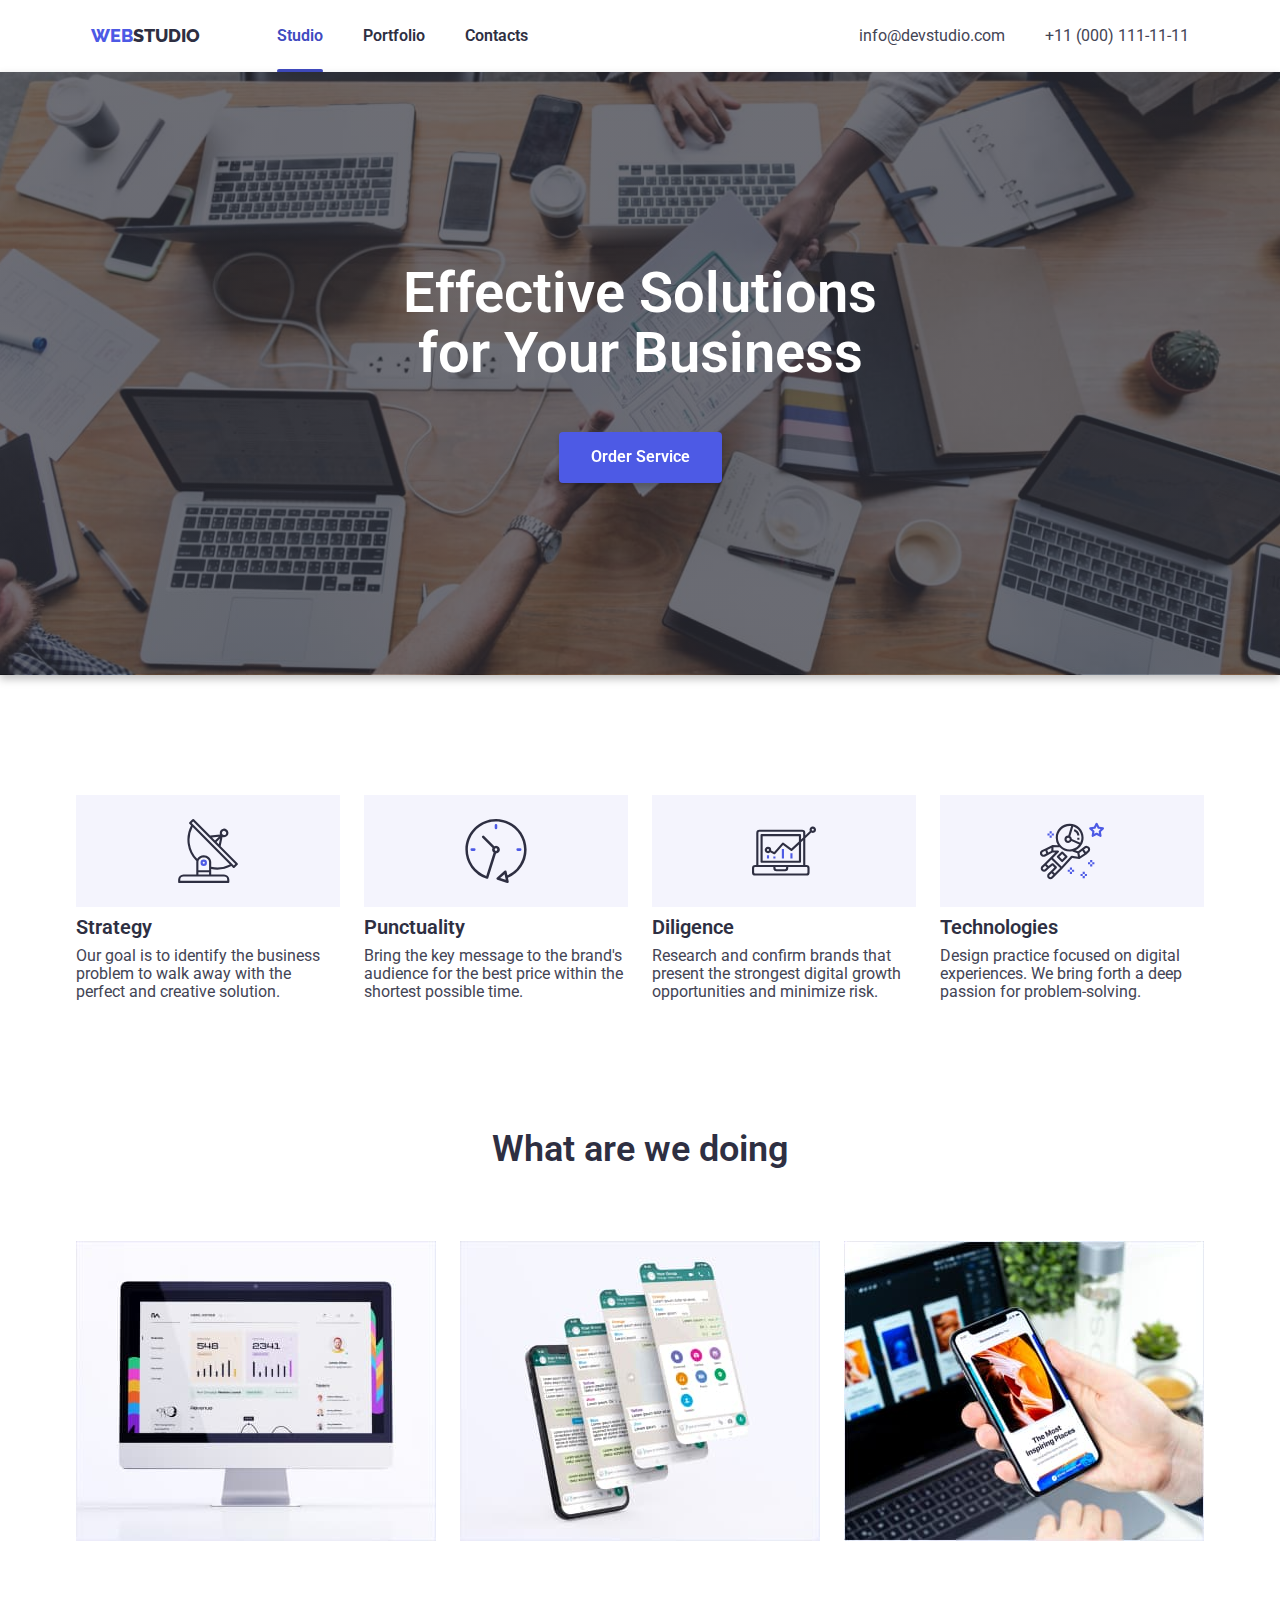
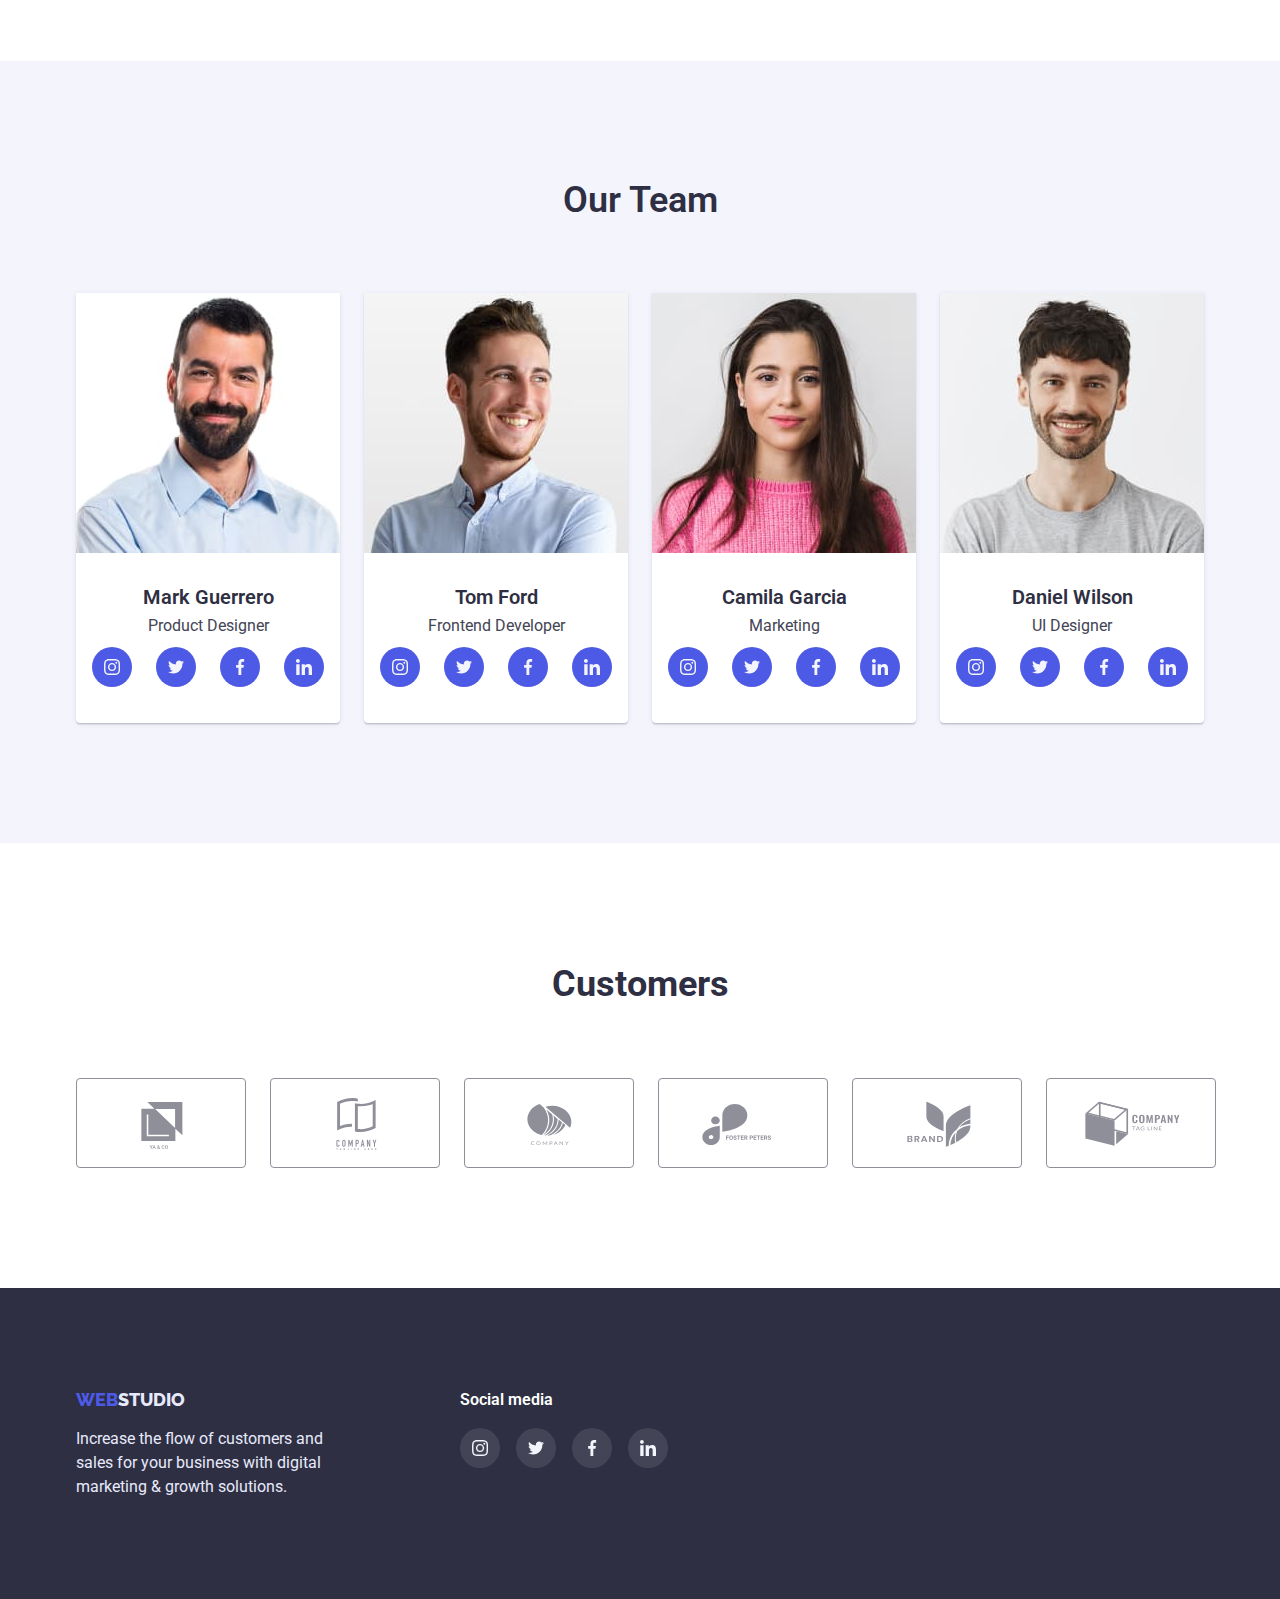
<file: index.html>
<!DOCTYPE html>
<html lang="en">
  <head>
    <meta charset="UTF-8" />
    <meta http-equiv="X-UA-Compatible" content="IE=edge" />
    <meta name="viewport" content="width=device-width, initial-scale=1.0" />
    <title>GoIT-HW</title>
    <link rel="stylesheet" href="./css/normalize.css" />
    <link rel="preconnect" href="https://fonts.googleapis.com" />
    <link rel="preconnect" href="https://fonts.gstatic.com" crossorigin />
    <link
      href="https://fonts.googleapis.com/css2?family=Raleway:wght@700&family=Roboto:wght@400;500;700;900&display=swap"
      rel="stylesheet"
    />
    <link rel="stylesheet" href="./css/styles.css" />
  </head>
  <body>
    <header class="header">
      <div class="container main-nav">
        <nav class="header-nav">
          <a class="webstudio link" href="./index.html"
            ><span class="web">web</span>studio</a
          >
          <ul class="menu list">
            <li>
              <a class="menu-item link current-page" href="./index.html"
                >Studio</a
              >
            </li>
            <li>
              <a class="menu-item link" href="./portfolio.html">Portfolio</a>
            </li>
            <li>
              <a class="menu-item link" href="">Contacts</a>
            </li>
          </ul>
        </nav>
        <div class="header-container">
          <ul class="contacts list">
            <li>
              <a class="contact link" href="mailto:info@devstudio.com"
                >info@devstudio.com</a
              >
            </li>
            <li>
              <a class="contact link" href="tel:+110001111111"
                >+11 (000) 111-11-11</a
              >
            </li>
          </ul>
        </div>
      </div>
    </header>
    <main>
      <section class="section primary-section">
        <div class="container">
          <div class="primary-section-container">
            <h1 class="primary-title">Effective Solutions for Your Business</h1>
            <button class="primary-btn" type="button" data-modal-open>
              Order Service
            </button>
          </div>
        </div>
      </section>

      <section class="section advantages-section">
        <div class="container">
          <h2 class="visually-hidden">Advantages</h2>
          <ul class="advantages list">
            <li class="advantages-item strategy">
              <svg class="svg-icon">
                <use href="./images/symbol-defs.svg#icon-antenna-1"></use>
              </svg>
              <h3 class="section-title">Strategy</h3>
              <p class="paragraph">
                Our goal is to identify the business problem to walk away with
                the perfect and creative solution.
              </p>
            </li>
            <li class="advantages-item punctuality">
              <svg class="svg-icon">
                <use href="./images/symbol-defs.svg#icon-clock-1"></use>
              </svg>
              <h3 class="section-title">Punctuality</h3>
              <p class="paragraph">
                Bring the key message to the brand's audience for the best price
                within the shortest possible time.
              </p>
            </li>
            <li class="advantages-item diligence">
              <svg class="svg-icon">
                <use href="./images/symbol-defs.svg#icon-diagram-1"></use>
              </svg>
              <h3 class="section-title">Diligence</h3>
              <p class="paragraph">
                Research and confirm brands that present the strongest digital
                growth opportunities and minimize risk.
              </p>
            </li>
            <li class="advantages-item technologies">
              <svg class="svg-icon">
                <use href="./images/symbol-defs.svg#icon-astronaut-1"></use>
              </svg>
              <h3 class="section-title">Technologies</h3>
              <p class="paragraph">
                Design practice focused on digital experiences. We bring forth a
                deep passion for problem-solving.
              </p>
            </li>
          </ul>
        </div>
      </section>
      <section class="section work-section">
        <div class="container">
          <h2 class="secondary-title">What are we doing</h2>
          <ul class="work list">
            <li>
              <img src="./images/1.jpg" alt="sites" width="360" />
            </li>
            <li>
              <img src="./images/2.jpg" alt="apps" width="360" />
            </li>
            <li>
              <img src="./images/3.jpg" alt="design" width="360" />
            </li>
          </ul>
        </div>
      </section>
      <section class="section team-section">
        <div class="container">
          <h2 class="secondary-title">Our Team</h2>
          <ul class="team list">
            <li class="team-item">
              <img src="./images/mark4.jpg" alt="Mark Guerrero" width="264" />
              <div class="team-info">
                <h3 class="teammate">Mark Guerrero</h3>
                <p class="paragraph">Product Designer</p>
                <ul class="social-media list">
                  <li class="social-media-item">
                    <a href="" class="social-link">
                      <svg class="svg-social-media">
                        <use
                          href="./images/symbol-defs.svg#icon-instagram-1"
                        ></use>
                      </svg>
                    </a>
                  </li>
                  <li class="social-media-item">
                    <a href="" class="social-link">
                      <svg class="svg-social-media">
                        <use
                          href="./images/symbol-defs.svg#icon-twitter-1"
                        ></use>
                      </svg>
                    </a>
                  </li>
                  <li class="social-media-item">
                    <a href="" class="social-link">
                      <svg class="svg-social-media">
                        <use
                          href="./images/symbol-defs.svg#icon-facebook-1"
                        ></use>
                      </svg>
                    </a>
                  </li>
                  <li class="social-media-item">
                    <a href="" class="social-link">
                      <svg class="svg-social-media">
                        <use
                          href="./images/symbol-defs.svg#icon-linkedin-1"
                        ></use>
                      </svg>
                    </a>
                  </li>
                </ul>
              </div>
            </li>
            <li class="team-item">
              <img src="./images/ford3.jpg" alt="Tom Ford" width="264" />
              <div class="team-info">
                <h3 class="teammate">Tom Ford</h3>
                <p class="paragraph">Frontend Developer</p>
                <ul class="social-media list">
                  <li class="social-media-item">
                    <a href="" class="social-link">
                      <svg class="svg-social-media">
                        <use
                          href="./images/symbol-defs.svg#icon-instagram-1"
                        ></use>
                      </svg>
                    </a>
                  </li>
                  <li class="social-media-item">
                    <a href="" class="social-link">
                      <svg class="svg-social-media">
                        <use
                          href="./images/symbol-defs.svg#icon-twitter-1"
                        ></use>
                      </svg>
                    </a>
                  </li>
                  <li class="social-media-item">
                    <a href="" class="social-link">
                      <svg class="svg-social-media">
                        <use
                          href="./images/symbol-defs.svg#icon-facebook-1"
                        ></use>
                      </svg>
                    </a>
                  </li>
                  <li class="social-media-item">
                    <a href="" class="social-link">
                      <svg class="svg-social-media">
                        <use
                          href="./images/symbol-defs.svg#icon-linkedin-1"
                        ></use>
                      </svg>
                    </a>
                  </li>
                </ul>
              </div>
            </li>
            <li class="team-item">
              <img src="./images/camila1.jpg" alt="Camila Garcia" width="264" />
              <div class="team-info">
                <h3 class="teammate">Camila Garcia</h3>
                <p class="paragraph">Marketing</p>
                <ul class="social-media list">
                  <li class="social-media-item">
                    <a href="" class="social-link">
                      <svg class="svg-social-media">
                        <use
                          href="./images/symbol-defs.svg#icon-instagram-1"
                        ></use>
                      </svg>
                    </a>
                  </li>
                  <li class="social-media-item">
                    <a href="" class="social-link">
                      <svg class="svg-social-media">
                        <use
                          href="./images/symbol-defs.svg#icon-twitter-1"
                        ></use>
                      </svg>
                    </a>
                  </li>
                  <li class="social-media-item">
                    <a href="" class="social-link">
                      <svg class="svg-social-media">
                        <use
                          href="./images/symbol-defs.svg#icon-facebook-1"
                        ></use>
                      </svg>
                    </a>
                  </li>
                  <li class="social-media-item">
                    <a href="" class="social-link">
                      <svg class="svg-social-media">
                        <use
                          href="./images/symbol-defs.svg#icon-linkedin-1"
                        ></use>
                      </svg>
                    </a>
                  </li>
                </ul>
              </div>
            </li>
            <li class="team-item">
              <img src="./images/daniel2.jpg" alt="Daniel Wilson" width="264" />
              <div class="team-info">
                <h3 class="teammate">Daniel Wilson</h3>
                <p class="paragraph">UI Designer</p>
                <ul class="social-media list">
                  <li class="social-media-item">
                    <a href="" class="social-link">
                      <svg class="svg-social-media">
                        <use
                          href="./images/symbol-defs.svg#icon-instagram-1"
                        ></use>
                      </svg>
                    </a>
                  </li>
                  <li class="social-media-item">
                    <a href="" class="social-link">
                      <svg class="svg-social-media">
                        <use
                          href="./images/symbol-defs.svg#icon-twitter-1"
                        ></use>
                      </svg>
                    </a>
                  </li>
                  <li class="social-media-item">
                    <a href="" class="social-link">
                      <svg class="svg-social-media">
                        <use
                          href="./images/symbol-defs.svg#icon-facebook-1"
                        ></use>
                      </svg>
                    </a>
                  </li>
                  <li class="social-media-item">
                    <a href="" class="social-link">
                      <svg class="svg-social-media">
                        <use
                          href="./images/symbol-defs.svg#icon-linkedin-1"
                        ></use>
                      </svg>
                    </a>
                  </li>
                </ul>
              </div>
            </li>
          </ul>
        </div>
      </section>
      <section class="section customers-section">
        <div class="container">
          <h2 class="customers-title">Customers</h2>
          <div class="customers-container">
            <ul class="customers list">
              <li class="customers-list-item">
                <a href="" class="customers-link">
                  <svg class="customers-svg">
                    <use href="./images/symbol-defs.svg#icon-Logo"></use>
                  </svg>
                </a>
              </li>
              <li class="customers-list-item">
                <a href="" class="customers-link"
                  ><svg class="customers-svg">
                    <use href="./images/symbol-defs.svg#icon-Logo-1"></use></svg
                ></a>
              </li>
              <li class="customers-list-item">
                <a href="" class="customers-link">
                  <svg class="customers-svg">
                    <use href="./images/symbol-defs.svg#icon-Logo-2"></use>
                  </svg>
                </a>
              </li>
              <li class="customers-list-item">
                <a href="" class="customers-link">
                  <svg class="customers-svg">
                    <use href="./images/symbol-defs.svg#icon-Logo-3"></use>
                  </svg>
                </a>
              </li>
              <li class="customers-list-item">
                <a href="" class="customers-link">
                  <svg class="customers-svg">
                    <use href="./images/symbol-defs.svg#icon-Logo-4"></use>
                  </svg>
                </a>
              </li>
              <li class="customers-list-item">
                <a href="" class="customers-link">
                  <svg class="customers-svg">
                    <use href="./images/symbol-defs.svg#icon-Logo-5"></use>
                  </svg>
                </a>
              </li>
            </ul>
          </div>
        </div>
      </section>
    </main>
    <footer class="footer">
      <div class="container">
        <div class="footer-container">
          <div class="footer-block">
            <a class="web-studio link" href="./index.html"
              ><span class="web">web</span>studio</a
            >
            <p class="footer-info">
              Increase the flow of customers and sales for your business with
              digital marketing & growth solutions.
            </p>
          </div>
          <div class="social-media-footer">
            <p class="social-media-title">Social media</p>
            <ul class="social-media-list list">
              <li class="social-media-item">
                <a href="" class="footer-link">
                  <svg class="svg-footer">
                    <use href="./images/symbol-defs.svg#icon-instagram-2"></use>
                  </svg>
                </a>
              </li>
              <li class="social-media-item">
                <a href="" class="footer-link">
                  <svg class="svg-footer">
                    <use href="./images/symbol-defs.svg#icon-twitter-2"></use>
                  </svg>
                </a>
              </li>
              <li class="social-media-item">
                <a href="" class="footer-link">
                  <svg class="svg-footer">
                    <use href="./images/symbol-defs.svg#icon-facebook-2"></use>
                  </svg>
                </a>
              </li>
              <li class="social-media-item">
                <a href="" class="footer-link">
                  <svg class="svg-footer">
                    <use href="./images/symbol-defs.svg#icon-linkedin-2"></use>
                  </svg>
                </a>
              </li>
            </ul>
          </div>
        </div>
      </div>
    </footer>
    <div class="backdrop is-hidden" data-modal>
      <div class="modal">
        <button type="button" class="close-modal" data-modal-close>
          <svg class="svg-modal">
            <use href="./images/symbol-defs.svg#icon-close"></use>
          </svg>
        </button>
      </div>
    </div>
    <script src="./js/modal.js"></script>
  </body>
</html>
</file>
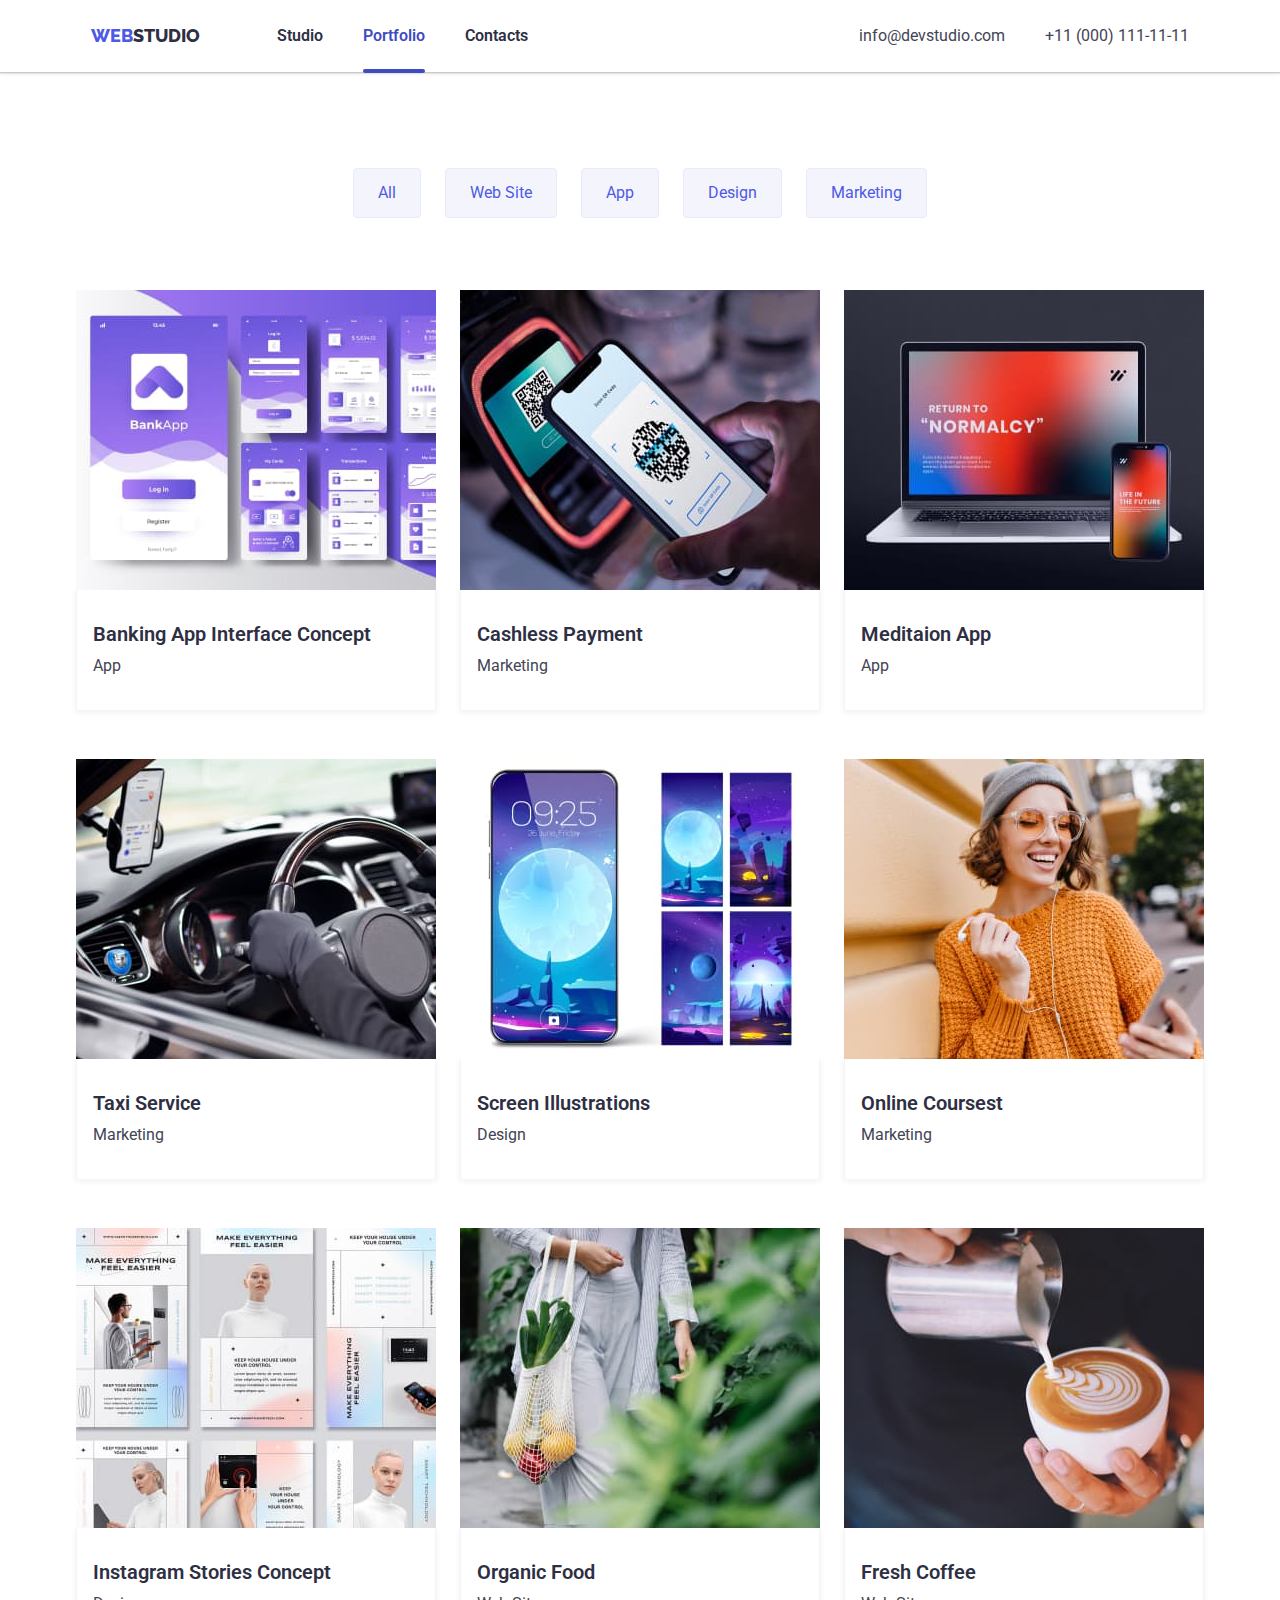
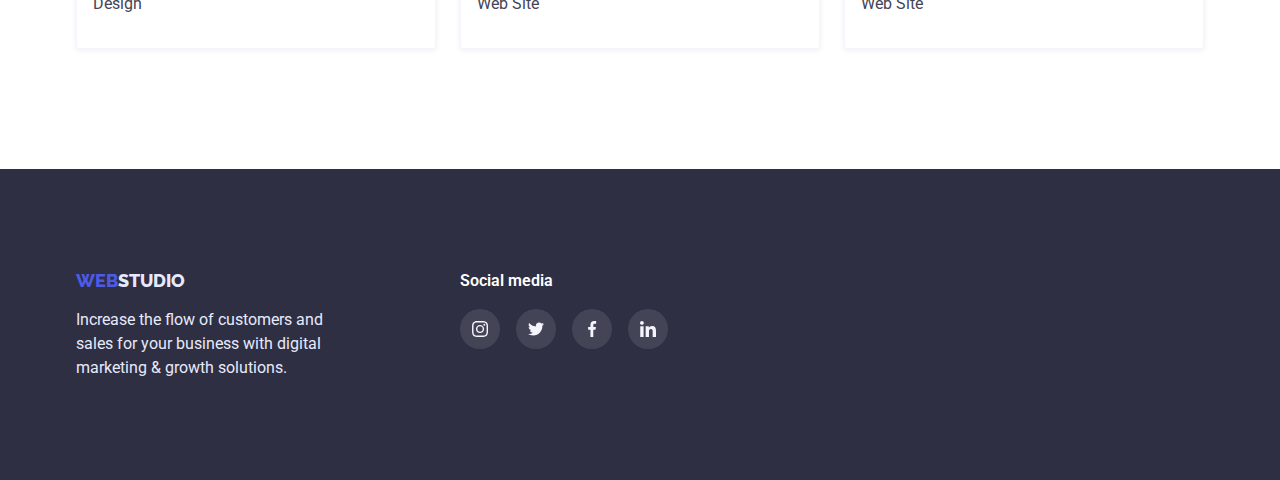
<file: portfolio.html>
<!DOCTYPE html>
<html lang="en">
  <head>
    <meta charset="UTF-8" />
    <meta http-equiv="X-UA-Compatible" content="IE=edge" />
    <meta name="viewport" content="width=device-width, initial-scale=1.0" />
    <title>GoIT-HW</title>
    <link rel="stylesheet" href="./css/normalize.css" />
    <link rel="preconnect" href="https://fonts.googleapis.com" />
    <link rel="preconnect" href="https://fonts.gstatic.com" crossorigin />
    <link
      href="https://fonts.googleapis.com/css2?family=Raleway:wght@700&family=Roboto:wght@400;500;700;900&display=swap"
      rel="stylesheet"
    />
    <link rel="stylesheet" href="./css/styles.css" />
  </head>
  <body>
    <header class="header portfolio-header">
      <div class="container main-nav">
        <nav class="header-nav">
          <a class="webstudio link" href="./index.html"
            ><span class="web">web</span>studio</a
          >
          <ul class="menu list">
            <li>
              <a class="menu-item link" href="./index.html">Studio</a>
            </li>
            <li>
              <a class="menu-item link current-page" href="./portfolio.html"
                >Portfolio</a
              >
            </li>
            <li>
              <a class="menu-item link" href="">Contacts</a>
            </li>
          </ul>
        </nav>
        <div class="header-container">
          <ul class="contacts list">
            <li>
              <a class="contact link" href="mailto:info@devstudio.com"
                >info@devstudio.com</a
              >
            </li>
            <li>
              <a class="contact link" href="tel:+110001111111"
                >+11 (000) 111-11-11</a
              >
            </li>
          </ul>
        </div>
      </div>
    </header>
    <main>
      <section class="portfolio-section">
        <div class="container portfolio-container">
          <ul class="filter list">
            <li>
              <button type="button" class="button">All</button>
            </li>
            <li>
              <button type="button" class="button">Web Site</button>
            </li>
            <li>
              <button type="button" class="button">App</button>
            </li>
            <li>
              <button type="button" class="button">Design</button>
            </li>
            <li>
              <button type="button" class="button">Marketing</button>
            </li>
          </ul>

          <ul class="portfolio list">
            <li class="portfolio-item">
              <a class="portfolio-item-link" href="">
                <div class="portfolio-item-box">
                  <img
                    src="./images/portfolio1.jpg"
                    alt="Banking App Interface Concept"
                    width="360"
                    height="300"
                  />
                  <div class="hover-block">
                    <p class="hover-text">
                      14 Stylish and User-Friendly App Design Concepts · Task
                      Manager App · Calorie Tracker App · Exotic Fruit Ecommerce
                      App · Cloud Storage App
                    </p>
                  </div>
                </div>
                <div class="portfolio-info">
                  <h3 class="section-title">Banking App Interface Concept</h3>
                  <p class="section-type">App</p>
                </div>
              </a>
            </li>
            <li class="portfolio-item">
              <a class="portfolio-item-link" href=""
                ><div class="portfolio-item-box">
                  <img
                    src="./images/portfolio2.jpg"
                    alt="Cashless Payment"
                    width="360"
                    height="300"
                  />
                  <div class="hover-block">
                    <p class="hover-text">
                      14 Stylish and User-Friendly App Design Concepts · Task
                      Manager App · Calorie Tracker App · Exotic Fruit Ecommerce
                      App · Cloud Storage App
                    </p>
                  </div>
                </div>
                <div class="portfolio-info">
                  <h3 class="section-title">Cashless Payment</h3>
                  <p class="section-type">Marketing</p>
                </div>
              </a>
            </li>
            <li class="portfolio-item">
              <a class="portfolio-item-link" href=""
                ><div class="portfolio-item-box">
                  <img
                    src="./images/portfolio3.jpg"
                    alt="Meditaion App"
                    width="360"
                    height="300"
                  />
                  <div class="hover-block">
                    <p class="hover-text">
                      14 Stylish and User-Friendly App Design Concepts · Task
                      Manager App · Calorie Tracker App · Exotic Fruit Ecommerce
                      App · Cloud Storage App
                    </p>
                  </div>
                </div>
                <div class="portfolio-info">
                  <h3 class="section-title">Meditaion App</h3>
                  <p class="section-type">App</p>
                </div>
              </a>
            </li>
            <li class="portfolio-item">
              <a class="portfolio-item-link" href=""
                ><div class="portfolio-item-box">
                  <img
                    src="./images/portfolio4.jpg"
                    alt="Taxi Service"
                    width="360"
                    height="300"
                  />
                  <div class="hover-block">
                    <p class="hover-text">
                      14 Stylish and User-Friendly App Design Concepts · Task
                      Manager App · Calorie Tracker App · Exotic Fruit Ecommerce
                      App · Cloud Storage App
                    </p>
                  </div>
                </div>
                <div class="portfolio-info">
                  <h3 class="section-title">Taxi Service</h3>
                  <p class="section-type">Marketing</p>
                </div>
              </a>
            </li>
            <li class="portfolio-item">
              <a class="portfolio-item-link" href=""
                ><div class="portfolio-item-box">
                  <img
                    src="./images/portfolio5.jpg"
                    alt="Screen Illustrations"
                    width="360"
                    height="300"
                  />
                  <div class="hover-block">
                    <p class="hover-text">
                      14 Stylish and User-Friendly App Design Concepts · Task
                      Manager App · Calorie Tracker App · Exotic Fruit Ecommerce
                      App · Cloud Storage App
                    </p>
                  </div>
                </div>
                <div class="portfolio-info">
                  <h3 class="section-title">Screen Illustrations</h3>
                  <p class="section-type">Design</p>
                </div>
              </a>
            </li>
            <li class="portfolio-item">
              <a class="portfolio-item-link" href=""
                ><div class="portfolio-item-box">
                  <img
                    src="./images/portfolio6.jpg"
                    alt="Online Coursest"
                    width="360"
                    height="300"
                  />
                  <div class="hover-block">
                    <p class="hover-text">
                      14 Stylish and User-Friendly App Design Concepts · Task
                      Manager App · Calorie Tracker App · Exotic Fruit Ecommerce
                      App · Cloud Storage App
                    </p>
                  </div>
                </div>
                <div class="portfolio-info">
                  <h3 class="section-title">Online Coursest</h3>
                  <p class="section-type">Marketing</p>
                </div>
              </a>
            </li>
            <li class="portfolio-item">
              <a class="portfolio-item-link" href=""
                ><div class="portfolio-item-box">
                  <img
                    src="./images/portfolio7.jpg"
                    alt="Instagram Stories Concept"
                    width="360"
                    height="300"
                  />
                  <div class="hover-block">
                    <p class="hover-text">
                      14 Stylish and User-Friendly App Design Concepts · Task
                      Manager App · Calorie Tracker App · Exotic Fruit Ecommerce
                      App · Cloud Storage App
                    </p>
                  </div>
                </div>
                <div class="portfolio-info">
                  <h3 class="section-title">Instagram Stories Concept</h3>
                  <p class="section-type">Design</p>
                </div>
              </a>
            </li>
            <li class="portfolio-item">
              <a class="portfolio-item-link" href=""
                ><div class="portfolio-item-box">
                  <img
                    src="./images/portfolio8.jpg"
                    alt="Organic Food"
                    width="360"
                    height="300"
                  />
                  <div class="hover-block">
                    <p class="hover-text">
                      14 Stylish and User-Friendly App Design Concepts · Task
                      Manager App · Calorie Tracker App · Exotic Fruit Ecommerce
                      App · Cloud Storage App
                    </p>
                  </div>
                </div>
                <div class="portfolio-info">
                  <h3 class="section-title">Organic Food</h3>
                  <p class="section-type">Web Site</p>
                </div>
              </a>
            </li>
            <li class="portfolio-item">
              <a class="portfolio-item-link" href=""
                ><div class="portfolio-item-box">
                  <img
                    src="./images/portfolio9.jpg"
                    alt="Fresh Coffee"
                    width="360"
                    height="300"
                  />
                  <div class="hover-block">
                    <p class="hover-text">
                      14 Stylish and User-Friendly App Design Concepts · Task
                      Manager App · Calorie Tracker App · Exotic Fruit Ecommerce
                      App · Cloud Storage App
                    </p>
                  </div>
                </div>
                <div class="portfolio-info">
                  <h3 class="section-title">Fresh Coffee</h3>
                  <p class="section-type">Web Site</p>
                </div>
              </a>
            </li>
          </ul>
        </div>
      </section>
    </main>
    <footer class="footer">
      <div class="container">
        <div class="footer-container">
          <div class="footer-block">
            <a class="web-studio link" href="./index.html"
              ><span class="web">web</span>studio</a
            >
            <p class="footer-info">
              Increase the flow of customers and sales for your business with
              digital marketing & growth solutions.
            </p>
          </div>
          <div class="social-media-footer">
            <p class="social-media-title">Social media</p>
            <ul class="social-media-list list">
              <li class="social-media-item">
                <a href="" class="footer-link">
                  <svg class="svg-footer">
                    <use href="./images/symbol-defs.svg#icon-instagram-2"></use>
                  </svg>
                </a>
              </li>
              <li class="social-media-item">
                <a href="" class="footer-link">
                  <svg class="svg-footer">
                    <use href="./images/symbol-defs.svg#icon-twitter-2"></use>
                  </svg>
                </a>
              </li>
              <li class="social-media-item">
                <a href="" class="footer-link">
                  <svg class="svg-footer">
                    <use href="./images/symbol-defs.svg#icon-facebook-2"></use>
                  </svg>
                </a>
              </li>
              <li class="social-media-item">
                <a href="" class="footer-link">
                  <svg class="svg-footer">
                    <use href="./images/symbol-defs.svg#icon-linkedin-2"></use>
                  </svg>
                </a>
              </li>
            </ul>
          </div>
        </div>
      </div>
    </footer>
    <script src="./js/modal.js"></script>
  </body>
</html>
</file>
<file: css/styles.css>
/* Base Styles */

:root {
  --primarybrand: #4d5ae5;
  --dark: #2e2f42;
  --success: #31d0aa;
  --text: #434455;
  --subtletext: #8e8f99;
  --accent: #e7e9fc;
  --light: #f4f4fd;
  --primary-white: #ffffff;
  --pressed-state: #404bbf;
  --modal-overlay: #2e2f42;
  --hero-background: #2e2f42;
}
body {
  background-color: #ffffff;
  color: var(--dark);
  font-family: Roboto, sans-serif;
}
h1,
h2,
h3,
h4,
h5,
h6,
p {
  margin: 0;
}
ul {
  margin: 0;
  padding: 0;
}

img {
  display: block;
  max-width: 100%;
  height: auto;
}

.list {
  list-style: none;
}
.link {
  text-decoration: none;
}

.section {
  padding: 120px 0 120px 0;
}

.container {
  width: 1158px;
  justify-content: center;
  margin-left: auto;
  margin-right: auto;
  padding-left: 15px;
  padding-right: 15px;
}
/* MAIN PAGE */

/* Header */
.header {
  height: 72px;
  padding: 24px 0 24px 0;
}

.main-nav {
  display: flex;
  align-items: center;
}

.header-nav {
  display: flex;
  align-items: center;
}
.webstudio,
.web-studio {
  font-family: Raleway, sans-serif;
  font-style: normal;
  font-weight: 800;
  font-size: 18px;
  line-height: 1.3;
  color: var(--dark);
}
.web-studio {
  color: var(--accent);
}

.web {
  color: var(--primarybrand);
}
.webstudio,
.web-studio {
  text-transform: uppercase;
}

.menu {
  display: flex;
  align-items: center;
  gap: 40px;
  margin-left: 77px;
}

.menu-item {
  font-weight: 600;
  font-size: 16px;
  line-height: 1.5;
  color: var(--dark);
  padding-top: 24px;
  padding-bottom: 28px;
  position: relative;
  transition-property: color;
  transition-duration: 250ms;
  transition-timing-function: cubic-bezier(0.4, 0, 0.2, 1);
}

.current-page {
  color: var(--pressed-state);
}

.current-page::after {
  position: absolute;
  content: "";
  left: 0;
  bottom: 0;
  display: block;
  width: 100%;
  height: 4px;
  border-radius: 2px;
  background-color: var(--pressed-state);
}

.menu-item:hover,
.menu-item:focus {
  color: var(--text);
}

.menu-item:active {
  color: var(--primarybrand);
}

.contacts {
  list-style: none;
  display: flex;
  gap: 40px;
  margin-left: 331px;
  padding-left: 0;
}

.contact {
  transition-property: color;
  transition-duration: 250ms;
  transition-timing-function: cubic-bezier(0.4, 0, 0.2, 1);
}

.contact,
.section-type {
  font-size: 16px;
  line-height: 1.5;
  color: var(--text);
}
.contact:hover,
.contact:focus {
  color: var(--primarybrand);
}

.paragraph {
  color: var(--text);
}

/* Primary Section - Effective Solutions for Your Business */

.primary-section {
  background-color: var(--dark);
  background-image: linear-gradient(
      RGBA(47, 48, 58, 0.7),
      RGBA(47, 48, 58, 0.7)
    ),
    url(../images/people-office\ 1.jpg);
  background-repeat: no-repeat;
  background-size: cover;
  max-width: 1440px;
  background-position: 50% 50%;

  filter: drop-shadow(0px 4px 4px rgba(0, 0, 0, 0.25));
  padding: 192px 0 192px 0;
  margin-left: auto;
  margin-right: auto;
}
.primary-section-container {
  box-sizing: border-box;
  align-items: center;
}

.primary-title {
  font-weight: 600;
  font-size: 56px;
  line-height: 1.07;
  color: var(--primary-white);
  text-align: center;
  margin: 0 auto;
  max-width: 492px;
  align-items: center;
}

.visually-hidden {
  position: absolute;
  white-space: nowrap;
  width: 1px;
  height: 1px;
  overflow: hidden;
  border: 0;
  padding: 0;
  clip: rect(0 0 0 0);
  clip-path: inset(50%);
  margin: -1px;
}

.secondary-title {
  font-weight: 600;
  font-size: 36px;
  line-height: 1.1;
  margin-bottom: 72px;
  text-align: center;
}

.primary-btn {
  font-family: Roboto, sans-serif;
  font-style: normal;
  font-weight: 600;
  font-size: 16px;
  line-height: 1.17;
  color: var(--primary-white);
  background-color: var(--primarybrand);
  text-align: center;
  cursor: pointer;
  box-shadow: 0px 4px 4px rgba(0, 0, 0, 0.15);
  border-radius: 4px;
  display: block;
  border: none;
  margin: 48px auto auto auto;
  align-items: center;
  padding: 16px 32px 16px 32px;
}

.primary-btn:hover,
.primary-btn:focus {
  box-shadow: 0px 1px 6px rgba(46, 47, 66, 0.08),
    0px 1px 1px rgba(46, 47, 66, 0.16), 0px 2px 1px rgba(46, 47, 66, 0.08);
  border-radius: 4px;
  background-color: var(--pressed-state);
  transition-property: background-color, box-shadow;
  transition-duration: 250ms;
  transition-timing-function: cubic-bezier(0.4, 0, 0.2, 1);
}

.primary-btn:active {
  background: #404bbf;
  box-shadow: 0px 4px 4px rgba(0, 0, 0, 0.15);
  border-radius: 4px;
}

/* ADVANTAGES SECTION */
.section-title {
  font-weight: 600;
  font-size: 20px;
  line-height: 1.2;
  margin-bottom: 8px;
  color: var(--dark);
}

.advantages {
  display: flex;
  gap: 24px;
  padding: 0;
}

.advantages-item {
  width: 264px;
}

.svg-icon {
  display: flex;
  height: 112px;
  width: 264px;
  margin-bottom: 8px;
  background-color: var(--light);
  padding: 24px 100px;
}

/* WORK SECTION */

.work-section {
  padding-top: 0;
}
.work {
  display: flex;
  flex-wrap: wrap;
  gap: 24px;
  padding: 0;
  margin: 0;
}

/* TEAM SECTION */

.team {
  display: flex;
  align-items: center;
  gap: 24px;
}

.team-section {
  background-color: var(--light);
}
.team-item {
  background-color: var(--primary-white);
  box-shadow: 0px 1px 6px rgba(46, 47, 66, 0.08),
    0px 1px 1px rgba(46, 47, 66, 0.16), 0px 2px 1px rgba(46, 47, 66, 0.08);
  border-radius: 0px 0px 4px 4px;
}
.teammate {
  font-weight: 600;
  font-size: 20px;
  line-height: 1.2;
}
.team-info {
  text-align: center;
  margin: 32px 16px 32px 16px;
}
.paragraph {
  margin-top: 8px;
  margin-bottom: 8px;
}

.social-media {
  display: flex;
  align-items: center;
  gap: 24px;
  width: 232px;
  height: 48px;
}
.social-media-item {
  display: flex;
  /* box-shadow: 0px 1px 6px rgba(46, 47, 66, 0.08), 0px 1px 1px rgba(46, 47, 66, 0.16), 0px 2px 1px rgba(46, 47, 66, 0.08);
border-radius: 0px 0px 4px 4px; */
}

.social-link {
  display: flex;
  align-items: center;
  justify-content: center;
  background-color: var(--primarybrand);
  border-radius: 50%;
  transition-property: background-color;
  transition-duration: 250ms;
  transition-timing-function: cubic-bezier(0.4, 0, 0.2, 1);
}
.social-link:hover,
.social-link:focus {
  background-color: var(--pressed-state);
}

.svg-social-media {
  display: flex;
  width: 40px;
  height: 40px;
  padding: 12px;
  fill: currentColor;
}

/* CUSTOMERS SECTION */

.customers-title {
  font-weight: 700;
  font-size: 36px;
  line-height: 1.18;
  margin-bottom: 72px;
  text-align: center;
}

.customers {
  display: flex;
  align-items: center;
  gap: 24px;
}

/* .customers-list-item {
  display: flex;
  width: 168px;
  height: 88px;
  padding: 16px 32px;
} */

.customers-container {
  display: flex;
  flex-wrap: wrap;
}

.customers-link {
  display: flex;
  align-items: center;
  justify-content: center;
  border: 1px solid var(--subtletext);
  color: var(--subtletext);
  border-radius: 4px;
  background-color: var(--primary-white);
  transition-property: color, border;
  transition-duration: 250ms;
  transition-timing-function: cubic-bezier(0.4, 0, 0.2, 1);
}

.customers-link:hover,
.customers-link:focus {
  border: 1px solid var(--pressed-state);
  color: var(--pressed-state);
}
.customers-svg {
  display: flex;
  height: 88px;
  width: 168px;
  fill: currentColor;
  padding: 16px 32px;
}

/* Footer */

.footer {
  background-color: var(--dark);
  padding-top: 100px;
  padding-bottom: 100px;
}

.footer-info {
  font-size: 16px;
  line-height: 1.5;
  color: var(--accent);
  margin-top: 16px;
}

.footer-container {
  display: flex;
  gap: 120px;
}

.footer-block {
  width: 264px;
}

.social-media-title {
  font-weight: 600;
  font-size: 16px;
  line-height: 1.5;
  color: var(--primary-white);
  margin-bottom: 16px;
}

.social-media-footer {
  /* padding-left: 120px; */
}
.social-media-list {
  display: flex;
  align-items: center;
  gap: 16px;
  padding: 0;
}

.svg-footer {
  display: flex;
  width: 40px;
  height: 40px;
  padding: 12px;
  fill: currentColor;
  /* border-radius: 50%; */
}
.footer-link {
  display: flex;
  align-items: center;
  justify-content: center;
  background-color: rgba(255, 255, 255, 0.1);
  border-radius: 50%;
  border: none;
  transition-property: background-color;
  transition-duration: 250ms;
  transition-timing-function: cubic-bezier(0.4, 0, 0.2, 1);
}

.footer-link:hover,
.footer-link:focus {
  background-color: var(--success);
}

/* PORTFOLIO PAGE */

.button {
  background-color: var(--light);
  color: var(--primarybrand);
  border: 1px solid #e7e9fc;
  border-radius: 4px;
  cursor: pointer;
  font-family: Roboto, sans-serif;
  font-style: normal;
  font-size: 16px;
  line-height: 1.5;
  padding: 12px 24px 12px 24px;
  transition-property: background-color, box-shadow;
  transition-duration: 250ms;
  transition-timing-function: cubic-bezier(0.4, 0, 0.2, 1);
}

.button:hover,
.button:focus {
  background-color: var(--primarybrand);
  color: var(--primary-white);
  box-shadow: 0px 3px 1px rgba(0, 0, 0, 0.1), 0px 2px 1px rgba(0, 0, 0, 0.08),
    0px 2px 2px rgba(0, 0, 0, 0.12);
  border: 1px solid var(--primarybrand);
  border-radius: 4px;
}

.filter {
  display: flex;
  align-items: center;
  gap: 24px;
  padding: 0;

  justify-content: center;
}

.portfolio {
  display: flex;
  align-items: center;
  flex-wrap: wrap;
  margin-top: 72px;
  row-gap: 48px;
  column-gap: 24px;
  padding: 0;
}

.portfolio-section {
  padding: 96px 0 120px 0;
}

.portfolio-header {
  box-shadow: 0px 2px 1px rgba(46, 47, 66, 0.08),
    0px 1px 1px rgba(46, 47, 66, 0.16), 0px 1px 6px rgba(46, 47, 66, 0.08);
}

.portfolio-info {
  padding: 32px 16px;
  border: 0.5px solid var(--light);
  box-shadow: 0px 1px 6px rgba(46, 47, 66, 0.08);
  border-top: none;
  transition-property: box-shadow;
  transition-duration: 250ms;
  transition-timing-function: cubic-bezier(0.4, 0, 0.2, 1);
}

.portfolio-item:hover {
  box-shadow: 0px 1px 6px rgba(46, 47, 66, 0.08),
    0px 1px 1px rgba(46, 47, 66, 0.16), 0px 2px 1px rgba(46, 47, 66, 0.08);
}

/* Hidden Block */

.hover-text {
  font-family: Roboto, sans-serif;
  font-style: normal;
  font-size: 16px;
  line-height: 1.5;
  color: var(--light);
  padding-top: 40px;
  padding-left: 32px;
  padding-right: 32px;
}
.hover-block {
  position: absolute;
  top: 0;
  left: 0;
  width: 100%;
  height: 100%;
  background-color: var(--primarybrand);
  transform: translateY(100%);
  transition: transform 250ms cubic-bezier(0.4, 0, 0.2, 1);
}
.portfolio-item-link {
  text-decoration: none;
}
.portfolio-item-link:hover .hover-block,
.portfolio-item-link:focus .hover-block {
  transform: translateY(0);
}

.portfolio-item-box {
  position: relative;
  overflow: hidden;
}

/* Modal Window */

.backdrop {
  position: fixed;
  top: 0;
  left: 0;
  right: 0;
  bottom: 0;
  width: 100%;
  height: 100%;
  background-color: rgba(46, 47, 66, 0.4);
  opacity: 1;
  transition: opacity 250ms cubic-bezier(0.4, 0, 0.2, 1);
}

.backdrop.is-hidden {
  opacity: 0;
  pointer-events: none;
}

.modal {
  position: absolute;
  top: 50%;
  left: 50%;
  transform: translate(-50%, -50%);

  width: 408px;
  height: 576px;
  background: #fcfcfc;
  box-shadow: 0px 1px 1px rgba(0, 0, 0, 0.14), 0px 1px 3px rgba(0, 0, 0, 0.12),
    0px 2px 1px rgba(0, 0, 0, 0.2);
  border-radius: 4px;
}

.close-modal {
  position: absolute;
  top: 24px;
  right: 24px;
  display: flex;
  justify-content: center;
  align-items: center;
  background: var(--accent);
  border: 1px solid rgba(0, 0, 0, 0.1);
  border-radius: 50%;
  padding: 8px;
  cursor: pointer;
  transition-property: background-color, fill;
  transition-duration: 250ms;
  transition-timing-function: cubic-bezier(0.4, 0, 0.2, 1);
}

.close-modal:active {
  background-color: var(--pressed-state);
  fill: var(--primary-white);
}

.svg-modal {
  display: flex;
  width: 8px;
  height: 8px;
}
</file>
